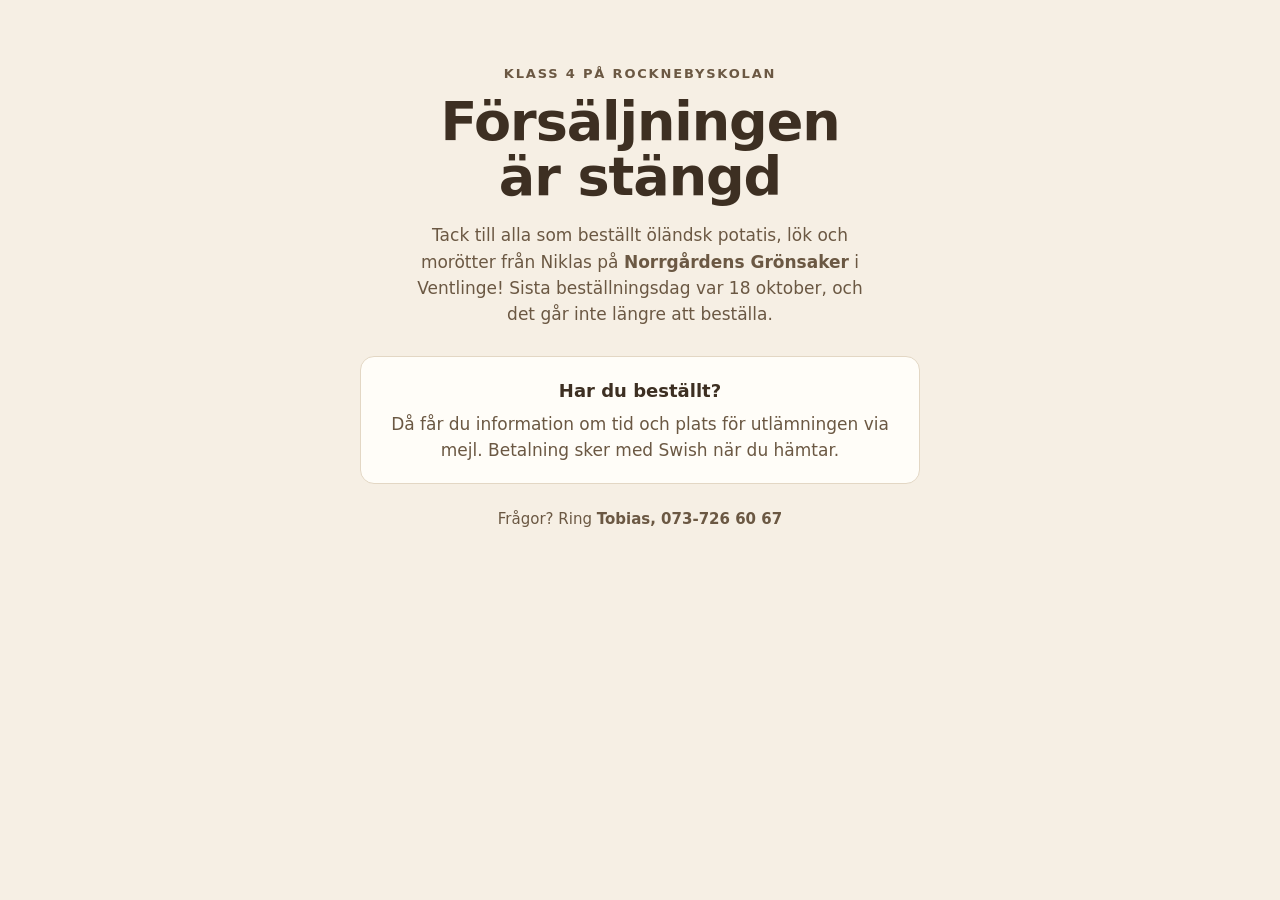
<file: index.html>
<!DOCTYPE html>
<html lang="sv">
<head>
<meta charset="utf-8">
<meta name="viewport" content="width=device-width, initial-scale=1">
<title>Försäljningen är stängd — klass 4, Rocknebyskolan</title>
<meta name="description" content="Klass 4 på Rocknebyskolans försäljning av öländsk potatis, lök och morötter är stängd. Tack till alla som beställt!">
<meta name="robots" content="noindex">
<link rel="stylesheet" href="style.css?v=6">
</head>
<body>

<header class="hero stangd">
  <p class="hero__eyebrow">Klass 4 på Rocknebyskolan</p>
  <h1 class="hero__title">Försäljningen<br>är stängd</h1>
  <p class="hero__lead">
    Tack till alla som beställt öländsk potatis, lök och morötter från Niklas på
    <strong>Norrgårdens Grönsaker</strong> i Ventlinge! Sista beställningsdag var
    18 oktober, och det går inte längre att beställa.
  </p>

  <div class="kassa stangd__ruta">
    <p class="stangd__rubrik">Har du beställt?</p>
    <p class="stangd__text">
      Då får du information om tid och plats för utlämningen via mejl.
      Betalning sker med Swish när du hämtar.
    </p>
  </div>

  <p class="hero__deadline">
    Frågor? Ring <strong>Tobias, 073-726 60 67</strong>
  </p>
</header>

</body>
</html>
</file>
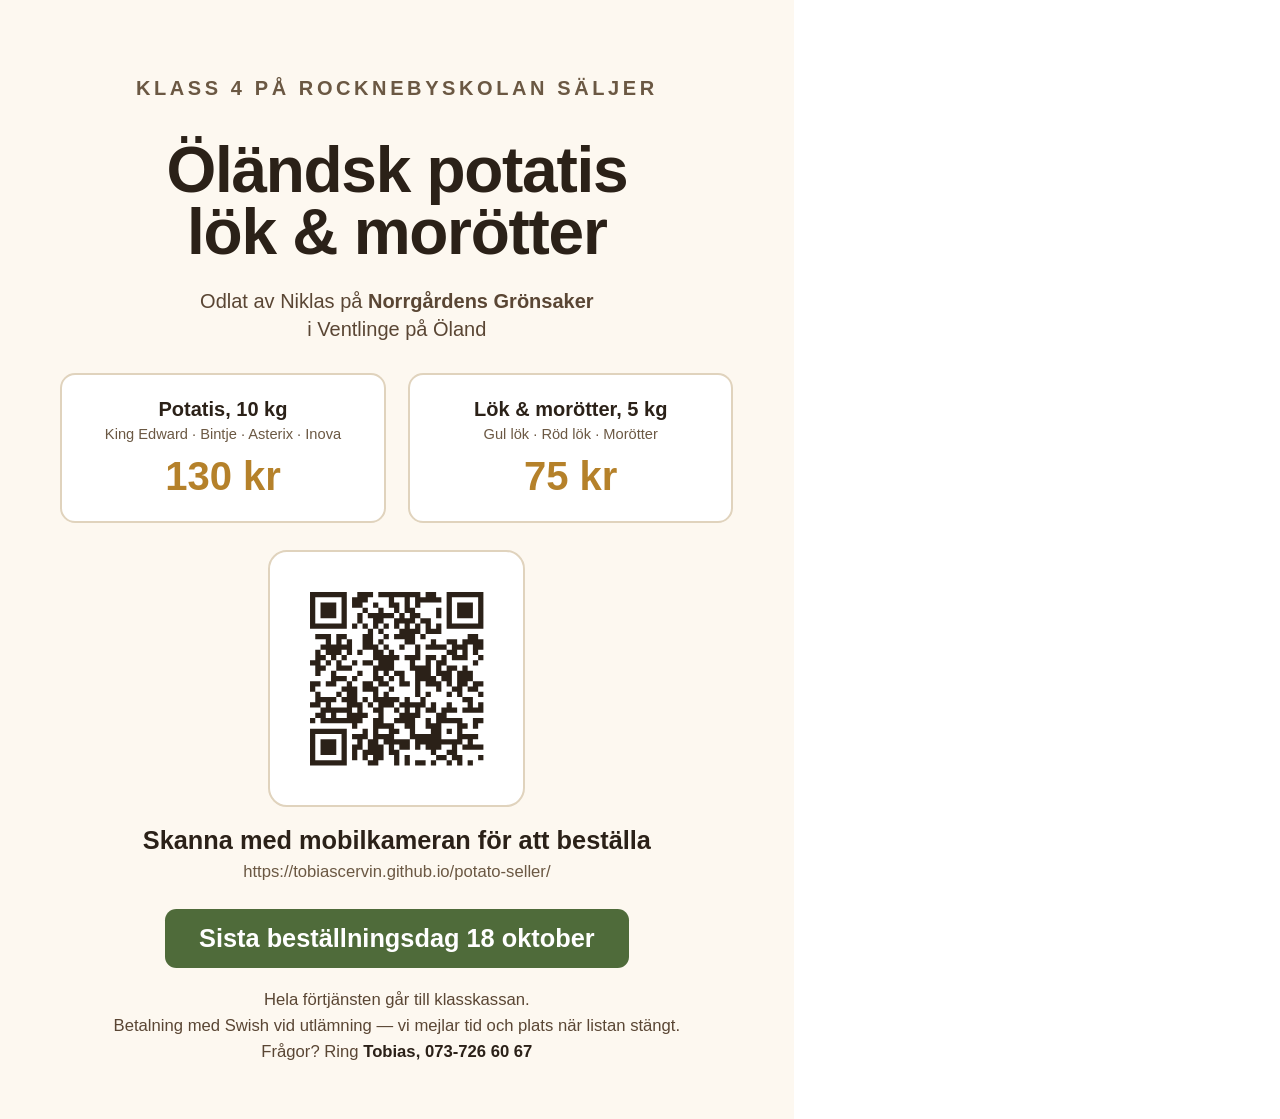
<file: affisch/affisch.html>
<!DOCTYPE html>
<html lang="sv">
<head>
<meta charset="utf-8">
<title>Affisch — potatisförsäljning klass 4</title>
<style>
  @page { size: A4 portrait; margin: 0; }

  * { box-sizing: border-box; }

  body { margin: 0; }

  /* Allt ligger i ett ark med fast höjd. overflow:hidden på <body> hindrar inte
     Chromes sidbrytning — den måste sitta på ett inre element, annars hamnar
     sista raden ensam på en sida 2. */
  .ark {
    width: 210mm;
    height: 296mm;
    overflow: hidden;
    padding: 15mm 16mm 11mm;
    display: flex;
    flex-direction: column;
    align-items: center;
    text-align: center;
    background: #fdf8f0;
    color: #2b2118;
    font-family: "Helvetica Neue", Helvetica, Arial, sans-serif;
    -webkit-print-color-adjust: exact;
    print-color-adjust: exact;
  }

  .eyebrow {
    font-size: 15pt;
    font-weight: 700;
    letter-spacing: .18em;
    text-transform: uppercase;
    color: #6b5843;
  }

  h1 {
    margin: 5mm 0 0;
    font-size: 48pt;
    line-height: .98;
    letter-spacing: -.02em;
  }

  .odlare {
    margin: 6mm 0 0;
    font-size: 15pt;
    line-height: 1.4;
    color: #5a4634;
  }

  .priser {
    display: flex;
    gap: 6mm;
    margin: 8mm 0 0;
    width: 100%;
  }

  .pris {
    flex: 1;
    padding: 6mm 3mm;
    background: #fff;
    border: 1.5pt solid #e0d3bd;
    border-radius: 4mm;
  }

  .pris__vara { font-size: 15pt; font-weight: 700; }
  .pris__sorter { margin-top: 1.5mm; font-size: 11pt; color: #6b5843; }
  .pris__belopp { margin-top: 3mm; font-size: 30pt; font-weight: 800; color: #b5812a; }

  .qr-ruta {
    margin: 7mm 0 0;
    padding: 5mm;
    background: #fff;
    border: 1.5pt solid #e0d3bd;
    border-radius: 5mm;
  }

  .qr-ruta svg { display: block; width: 57mm; height: 57mm; }

  .skanna {
    margin: 5mm 0 0;
    font-size: 19pt;
    font-weight: 700;
  }

  .adress {
    margin: 2mm 0 0;
    font-size: 12.5pt;
    color: #6b5843;
    word-break: break-all;
  }

  .deadline {
    margin: 7mm 0 0;
    padding: 4mm 9mm;
    background: #4f6b3a;
    color: #fff;
    border-radius: 3mm;
    font-size: 19pt;
    font-weight: 700;
  }

  .fot {
    margin-top: auto;
    padding-top: 5mm;
    font-size: 12.5pt;
    line-height: 1.55;
    color: #5a4634;
  }

  .fot strong { color: #2b2118; }
</style>
</head>
<body>
<div class="ark">

  <p class="eyebrow">Klass 4 på Rocknebyskolan säljer</p>

  <h1>Öländsk potatis<br>lök &amp; morötter</h1>

  <p class="odlare">
    Odlat av Niklas på <strong>Norrgårdens Grönsaker</strong><br>
    i Ventlinge på Öland
  </p>

  <div class="priser">
    <div class="pris">
      <div class="pris__vara">Potatis, 10 kg</div>
      <div class="pris__sorter">King Edward · Bintje · Asterix · Inova</div>
      <div class="pris__belopp">130 kr</div>
    </div>
    <div class="pris">
      <div class="pris__vara">Lök &amp; morötter, 5 kg</div>
      <div class="pris__sorter">Gul lök · Röd lök · Morötter</div>
      <div class="pris__belopp">75 kr</div>
    </div>
  </div>

  <div class="qr-ruta"><svg viewBox="0 0 410 410" class="segno"><path transform="scale(10)" class="qrline" stroke="#2b2118" d="M4 4.5h7m2 0h3m1 0h8m1 0h2m2 0h7m-33 1h1m5 0h1m1 0h3m4 0h1m2 0h1m1 0h5m1 0h1m5 0h1m-33 1h1m1 0h3m1 0h1m1 0h2m2 0h1m2 0h2m1 0h1m1 0h1m5 0h1m1 0h3m1 0h1m-33 1h1m1 0h3m1 0h1m3 0h1m2 0h1m2 0h1m1 0h2m4 0h1m1 0h1m1 0h3m1 0h1m-33 1h1m1 0h3m1 0h1m2 0h1m1 0h5m1 0h1m1 0h2m3 0h1m1 0h1m1 0h3m1 0h1m-33 1h1m5 0h1m2 0h1m2 0h2m2 0h4m1 0h2m3 0h1m5 0h1m-33 1h7m1 0h1m1 0h1m1 0h1m1 0h1m1 0h1m1 0h1m1 0h1m1 0h1m1 0h1m1 0h7m-22 1h1m1 0h1m3 0h4m1 0h3m-24 1h3m1 0h2m3 0h2m2 0h1m1 0h4m1 0h1m8 0h2m-29 1h1m1 0h1m1 0h1m2 0h2m1 0h1m4 0h2m3 0h1m2 0h2m1 0h4m-31 1h6m2 0h3m1 0h1m2 0h1m2 0h1m1 0h4m1 0h3m1 0h2m-32 1h1m1 0h3m1 0h1m1 0h1m2 0h2m1 0h1m4 0h1m5 0h2m1 0h1m1 0h1m-31 1h2m1 0h1m1 0h1m5 0h5m1 0h3m1 0h2m1 0h1m1 0h3m2 0h1m-33 1h2m1 0h1m1 0h1m2 0h1m1 0h2m1 0h3m3 0h1m2 0h1m1 0h2m5 0h1m-31 1h2m2 0h3m4 0h4m3 0h4m1 0h1m1 0h2m1 0h1m-29 1h1m2 0h1m4 0h1m2 0h1m1 0h1m1 0h2m2 0h3m1 0h3m1 0h3m-27 1h3m1 0h1m3 0h2m1 0h1m1 0h1m2 0h4m1 0h2m1 0h3m-31 1h2m1 0h2m2 0h1m2 0h2m1 0h2m2 0h2m1 0h1m1 0h3m1 0h1m1 0h2m1 0h2m-33 1h1m5 0h3m1 0h3m2 0h1m4 0h1m3 0h1m2 0h2m1 0h2m-31 1h1m3 0h1m1 0h2m3 0h1m1 0h1m5 0h1m1 0h1m3 0h1m1 0h1m3 0h1m-32 1h4m1 0h3m1 0h1m1 0h5m1 0h1m2 0h1m7 0h2m-31 1h2m1 0h1m3 0h3m1 0h1m1 0h3m1 0h5m1 0h1m2 0h1m3 0h1m1 0h1m-31 1h6m1 0h1m2 0h2m2 0h1m1 0h1m1 0h1m1 0h2m1 0h3m1 0h4m-32 1h2m1 0h1m2 0h4m2 0h1m3 0h4m3 0h2m-26 1h1m1 0h8m2 0h2m2 0h4m2 0h1m1 0h5m2 0h2m-25 1h1m3 0h4m2 0h2m2 0h3m3 0h2m1 0h1m-32 1h7m3 0h1m1 0h1m2 0h2m2 0h1m3 0h2m1 0h1m1 0h1m-29 1h1m5 0h1m1 0h3m1 0h4m3 0h6m3 0h4m-32 1h1m1 0h3m1 0h1m2 0h1m1 0h2m1 0h5m1 0h9m1 0h1m-31 1h1m1 0h3m1 0h1m1 0h2m1 0h3m1 0h1m1 0h2m1 0h1m1 0h3m2 0h1m1 0h4m-33 1h1m1 0h3m1 0h1m1 0h1m1 0h4m1 0h2m6 0h1m2 0h2m-28 1h1m5 0h1m1 0h1m1 0h1m1 0h2m2 0h1m1 0h1m5 0h2m1 0h2m3 0h1m-33 1h7m4 0h2m3 0h1m1 0h1m1 0h2m1 0h1m2 0h1m1 0h1m1 0h1"/></svg></div>

  <p class="skanna">Skanna med mobilkameran för att beställa</p>
  <p class="adress">https://tobiascervin.github.io/potato-seller/</p>

  <p class="deadline">Sista beställningsdag 18 oktober</p>

  <p class="fot">
    Hela förtjänsten går till klasskassan.<br>
    Betalning med Swish vid utlämning — vi mejlar tid och plats när listan stängt.<br>
    Frågor? Ring <strong>Tobias, 073-726 60 67</strong>
  </p>

</div>
</body>
</html>
</file>
<file: style.css>
/* Potatisförsäljning klass 4A — ett stilblad, mobilförst. */

:root {
  --jord:      #3d2f22;
  --jord-ljus: #6b5843;
  --lera:      #f6efe4;
  --papper:    #fffdf8;
  --potatis:   #c9922f;
  --morot:     #d4622a;
  --blad:      #4f6b3a;
  --kant:      #e3d7c4;
  --rad:       14px;
}

* { box-sizing: border-box; }

html { -webkit-text-size-adjust: 100%; }

body {
  margin: 0;
  padding: 0 20px 48px;
  background: var(--lera);
  color: var(--jord);
  font: 17px/1.55 -apple-system, BlinkMacSystemFont, "Segoe UI", system-ui, sans-serif;
}

main, .hero, .footer { max-width: 560px; margin: 0 auto; }

/* ---------- Hero ---------- */

.hero { padding: 40px 0 8px; text-align: center; }

.hero__eyebrow {
  margin: 0;
  font-size: 13px;
  font-weight: 600;
  letter-spacing: .14em;
  text-transform: uppercase;
  color: var(--jord-ljus);
}

.hero__title {
  margin: 10px 0 0;
  font-size: clamp(38px, 12vw, 54px);
  line-height: 1.02;
  letter-spacing: -.02em;
  font-weight: 800;
}

.hero__lead {
  margin: 18px auto 0;
  max-width: 42ch;
  color: var(--jord-ljus);
}

.hero__deadline {
  margin: 24px 0 0;
  font-size: 15px;
  color: var(--jord-ljus);
}

/* ---------- Klasskasse-räknaren ---------- */

.kassa {
  margin: 28px 0 0;
  padding: 20px;
  background: var(--papper);
  border: 1px solid var(--kant);
  border-radius: var(--rad);
}

.kassa__label {
  margin: 0;
  font-size: 13px;
  font-weight: 600;
  letter-spacing: .08em;
  text-transform: uppercase;
  color: var(--jord-ljus);
}

.kassa__sum {
  margin: 6px 0 0;
  font-size: 40px;
  font-weight: 800;
  letter-spacing: -.02em;
  color: var(--blad);
  font-variant-numeric: tabular-nums;
}

.kassa__bar {
  height: 9px;
  margin: 14px 0 0;
  background: var(--lera);
  border-radius: 99px;
  overflow: hidden;
}

.kassa__fill {
  height: 100%;
  width: 0;
  background: var(--blad);
  border-radius: 99px;
  transition: width .9s ease-out;
}

.kassa__meta {
  margin: 10px 0 0;
  font-size: 14px;
  color: var(--jord-ljus);
}

/* ---------- Sektioner ---------- */

.section { margin: 40px 0 0; }

.section__title {
  margin: 0 0 14px;
  font-size: 15px;
  font-weight: 700;
  letter-spacing: .08em;
  text-transform: uppercase;
  color: var(--jord-ljus);
}

/* ---------- Varor ---------- */

.varor { margin: 0; padding: 0; list-style: none; }

.vara {
  padding: 15px 16px;
  background: var(--papper);
  border: 1px solid var(--kant);
  border-radius: var(--rad);
}

.vara + .vara { margin-top: 10px; }

.vara--vald { border-color: var(--potatis); box-shadow: 0 0 0 1px var(--potatis); }

.vara__topp { display: flex; align-items: flex-start; gap: 13px; }

.vara__botten {
  display: flex;
  align-items: center;
  justify-content: space-between;
  gap: 12px;
  margin-top: 10px;
  padding-left: 47px;   /* linjerar med texten ovanför */
}

.vara__ikon { flex: 0 0 auto; }

.vara__ikon svg { display: block; width: 34px; height: 34px; }

.vara__text { flex: 1 1 auto; min-width: 0; }

.vara__namn { display: block; font-weight: 700; }

.vara__beskrivning {
  display: block;
  margin: 2px 0 0;
  font-size: 13.5px;
  line-height: 1.4;
  color: var(--jord-ljus);
}

.vara__meta {
  display: block;
  font-size: 14px;
  color: var(--jord-ljus);
}

.vara__meta strong { color: var(--potatis); }

.antal { display: flex; align-items: center; gap: 4px; flex: 0 0 auto; }

.antal__knapp {
  width: 40px;
  height: 40px;
  padding: 0;
  font-size: 22px;
  line-height: 1;
  font-weight: 600;
  color: var(--jord);
  background: var(--lera);
  border: 1px solid var(--kant);
  border-radius: 10px;
  cursor: pointer;
}

.antal__knapp:hover:not(:disabled) { background: var(--kant); }
.antal__knapp:disabled { opacity: .35; cursor: default; }

.antal__varde {
  min-width: 30px;
  text-align: center;
  font-weight: 700;
  font-variant-numeric: tabular-nums;
}

/* ---------- Fält ---------- */

.falt + .falt { margin-top: 14px; }

.falt label {
  display: block;
  margin-bottom: 5px;
  font-size: 14px;
  font-weight: 600;
}

.falt input {
  width: 100%;
  padding: 13px 14px;
  font: inherit;
  color: var(--jord);
  background: var(--papper);
  border: 1px solid var(--kant);
  border-radius: 10px;
}

.falt input:focus-visible,
.antal__knapp:focus-visible,
.skicka:focus-visible,
.stang:focus-visible {
  outline: 2px solid var(--morot);
  outline-offset: 2px;
}

.falt .input--fel { border-color: var(--morot); background: #fffaf7; }

.valfritt { font-weight: 400; color: var(--jord-ljus); }

.falt__hjalp {
  margin: 6px 0 0;
  font-size: 13.5px;
  color: var(--jord-ljus);
}

.falt__fel {
  margin: 6px 0 0;
  font-size: 13.5px;
  color: #a63c12;
}

/* ---------- Summa ---------- */

.summa {
  margin: 36px 0 0;
  padding: 18px 20px;
  background: var(--papper);
  border: 1px solid var(--kant);
  border-radius: var(--rad);
}

.summa__rad {
  display: flex;
  justify-content: space-between;
  align-items: baseline;
  font-size: 19px;
}

.summa__rad strong { font-size: 26px; font-variant-numeric: tabular-nums; }

.summa__vinst {
  margin: 6px 0 0;
  font-size: 14px;
  color: var(--blad);
}

/* ---------- Knappar ---------- */

.skicka {
  display: block;
  width: 100%;
  margin: 18px 0 0;
  padding: 17px;
  font: inherit;
  font-size: 18px;
  font-weight: 700;
  color: #fff;
  background: var(--blad);
  border: 0;
  border-radius: var(--rad);
  cursor: pointer;
}

.skicka:hover:not(:disabled) { background: #435c31; }
.skicka:disabled { opacity: .6; cursor: default; }

.fel {
  margin: 16px 0 0;
  padding: 13px 15px;
  font-size: 15px;
  color: #7c2d12;
  background: #fdece3;
  border: 1px solid #f3c7b0;
  border-radius: 10px;
}

.finstilt {
  margin: 16px 0 0;
  font-size: 14px;
  text-align: center;
  color: var(--jord-ljus);
}

.footer {
  margin-top: 48px;
  padding-top: 24px;
  border-top: 1px solid var(--kant);
  font-size: 14px;
  text-align: center;
  color: var(--jord-ljus);
}

/* ---------- Celebration ---------- */

.overlay {
  position: fixed;
  inset: 0;
  z-index: 10;
  display: flex;
  align-items: center;
  justify-content: center;
  padding: 20px;
  overflow-y: auto;
  background: rgba(61, 47, 34, .55);
  animation: tona .25s ease-out;
}

/* hidden-attributet måste slå display:flex ovan. */
.overlay[hidden] { display: none; }

.konfetti {
  position: fixed;
  inset: 0;
  width: 100%;
  height: 100%;
  pointer-events: none;
}

.tack {
  position: relative;
  width: 100%;
  max-width: 420px;
  margin: auto;
  padding: 30px 26px;
  text-align: center;
  background: var(--papper);
  border-radius: 20px;
  box-shadow: 0 20px 50px rgba(61, 47, 34, .3);
  animation: upp .35s cubic-bezier(.2, .9, .3, 1.1);
}

.tack__eyebrow {
  margin: 0;
  font-size: 13px;
  font-weight: 600;
  letter-spacing: .14em;
  text-transform: uppercase;
  color: var(--jord-ljus);
}

.tack__rubrik {
  margin: 8px 0 0;
  font-size: 22px;
  font-weight: 700;
  line-height: 1.25;
}

.tack__belopp {
  display: inline-block;
  margin-top: 4px;
  font-size: 46px;
  font-weight: 800;
  letter-spacing: -.02em;
  color: var(--blad);
  font-variant-numeric: tabular-nums;
}

.tack__lista {
  margin: 22px 0 0;
  padding: 16px 0;
  list-style: none;
  border-top: 1px solid var(--kant);
  border-bottom: 1px solid var(--kant);
  font-size: 15px;
}

.tack__lista li { display: flex; justify-content: space-between; gap: 12px; }
.tack__lista li + li { margin-top: 6px; }

.tack__swishrad { margin: 20px 0 0; font-size: 15px; }

.tack__gemensamt {
  margin: 20px 0 0;
  font-size: 15px;
  color: var(--blad);
}

.stang {
  width: 100%;
  margin: 24px 0 0;
  padding: 15px;
  font: inherit;
  font-size: 17px;
  font-weight: 700;
  color: #fff;
  background: var(--jord);
  border: 0;
  border-radius: var(--rad);
  cursor: pointer;
}

@keyframes tona { from { opacity: 0 } to { opacity: 1 } }
@keyframes upp  { from { opacity: 0; transform: translateY(16px) scale(.97) } to { opacity: 1; transform: none } }

@media (prefers-reduced-motion: reduce) {
  * { animation: none !important; transition: none !important; }
}

/* ---------- Stängd försäljning ---------- */

.stangd { padding-top: 64px; }

.stangd__ruta { text-align: center; }

.stangd__rubrik {
  margin: 0;
  font-size: 18px;
  font-weight: 700;
}

.stangd__text {
  margin: 6px 0 0;
  color: var(--jord-ljus);
}
</file>
